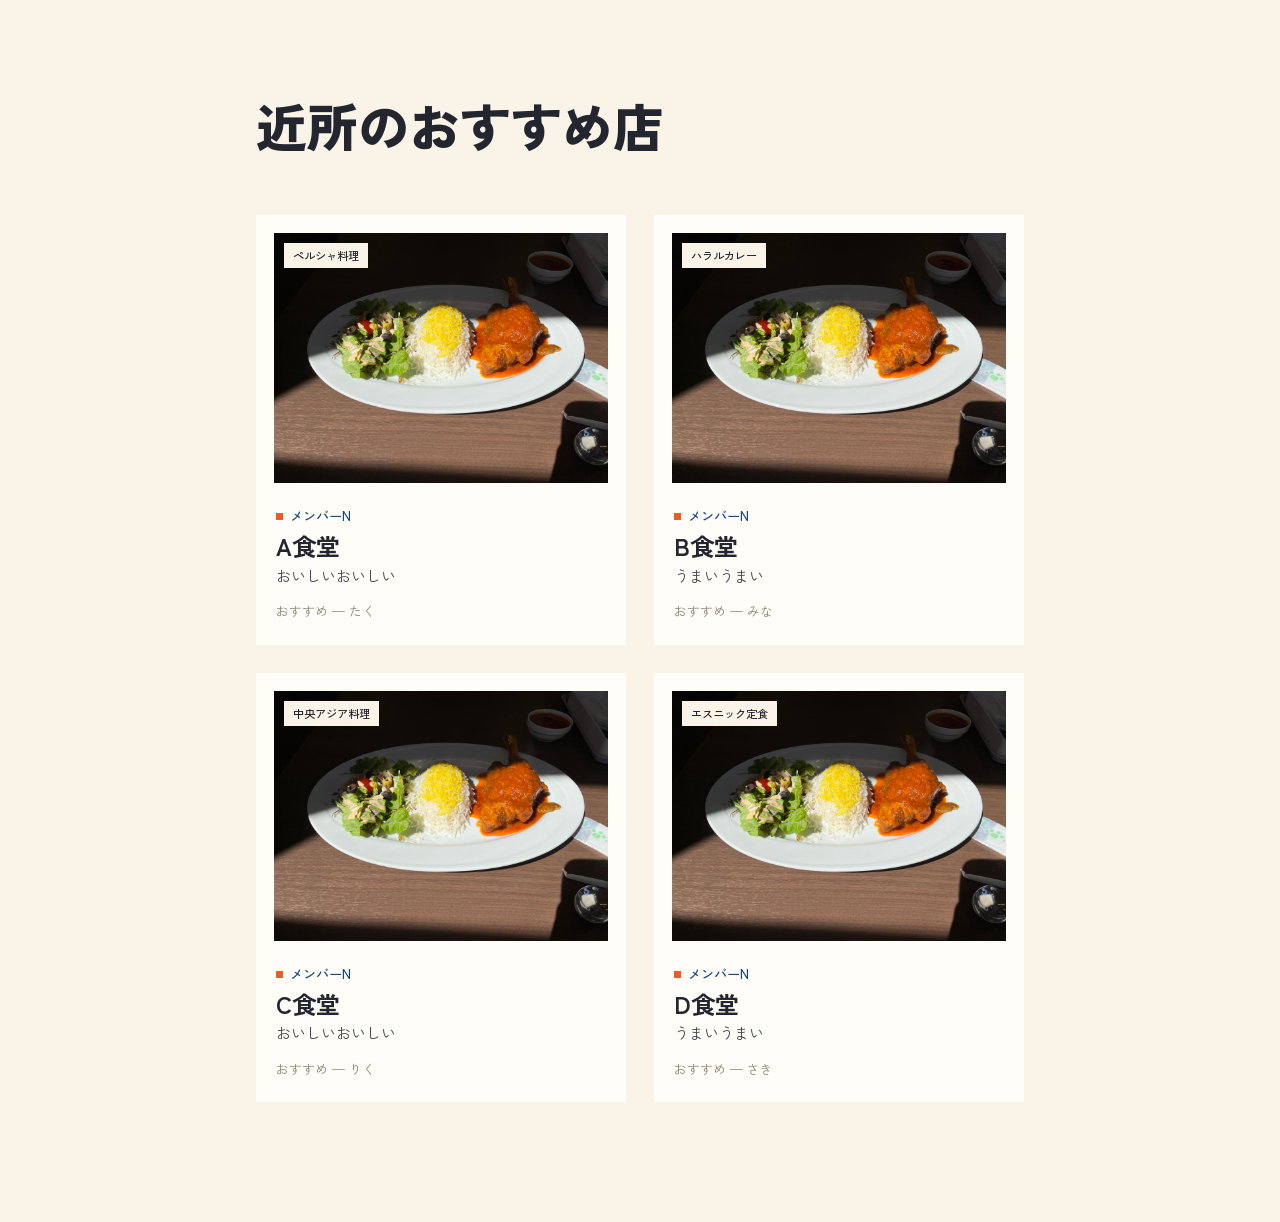
<file: index.html>
<!DOCTYPE html>
<html lang="ja">
<head>
    <meta charset="UTF-8">
    <meta name="viewport" content="width=device-width, initial-scale=1.0">
    <title>近所のおすすめ店</title>
    <link rel="preconnect" href="https://fonts.googleapis.com">
    <link rel="preconnect" href="https://fonts.gstatic.com" crossorigin>
    <link href="https://fonts.googleapis.com/css2?family=Zen+Kaku+Gothic+New:wght@400;500;700;900&display=swap" rel="stylesheet">
    <link rel="stylesheet" href="css/theme.css">
    <link rel="stylesheet" href="css/index.css">
    <noscript>
        <style>
            .spot { opacity: 1 !important; transform: none !important; }
        </style>
    </noscript>
</head>
<body>
    <main class="guide">
        <header class="masthead">
            <h1 class="title">近所のおすすめ店</h1>
        </header>

        <ol class="grid">
            <li class="spot" style="--i:0">
                <a class="spot-link" href="#">
                    <figure class="photo">
                        <img class="ph-img" src="images/中野の紹介ページ画像(1).jpeg" alt="ラム煮込みプレート" loading="lazy">
                        <span class="genre">ペルシャ料理</span>
                    </figure>
                    <div class="info">
                        <p class="area">メンバーN</p>
                        <h2 class="shop">A食堂</h2>
                        <p class="note">おいしいおいしい</p>
                        <p class="by">おすすめ — たく</p>
                    </div>
                </a>
            </li>

            <li class="spot" style="--i:1">
                <a class="spot-link" href="#">
                    <figure class="photo">
                        <img class="ph-img" src="images/中野の紹介ページ画像(1).jpeg" alt="ラムカレープレート" loading="lazy">
                        <span class="genre">ハラルカレー</span>
                    </figure>
                    <div class="info">
                        <p class="area">メンバーN</p>
                        <h2 class="shop">B食堂</h2>
                        <p class="note">うまいうまい</p>
                        <p class="by">おすすめ — みな</p>
                    </div>
                </a>
            </li>

            <li class="spot" style="--i:2">
                <a class="spot-link" href="#">
                    <figure class="photo">
                        <img class="ph-img" src="images/中野の紹介ページ画像(1).jpeg" alt="羊肉トマト煮込み" loading="lazy">
                        <span class="genre">中央アジア料理</span>
                    </figure>
                    <div class="info">
                        <p class="area">メンバーN</p>
                        <h2 class="shop">C食堂</h2>
                        <p class="note">おいしいおいしい</p>
                        <p class="by">おすすめ — りく</p>
                    </div>
                </a>
            </li>

            <li class="spot" style="--i:3">
                <a class="spot-link" href="#">
                    <figure class="photo">
                        <img class="ph-img" src="images/中野の紹介ページ画像(1).jpeg" alt="メンバーNバザールのラム煮込みワンプレート" loading="lazy">
                        <span class="genre">エスニック定食</span>
                    </figure>
                    <div class="info">
                        <p class="area">メンバーN</p>
                        <h2 class="shop">D食堂</h2>
                        <p class="note">うまいうまい</p>
                        <p class="by">おすすめ — さき</p>
                    </div>
                </a>
            </li>
        </ol>
    </main>

    <script src="js/index.js?v=1" defer></script>
</body>
</html>
</file>
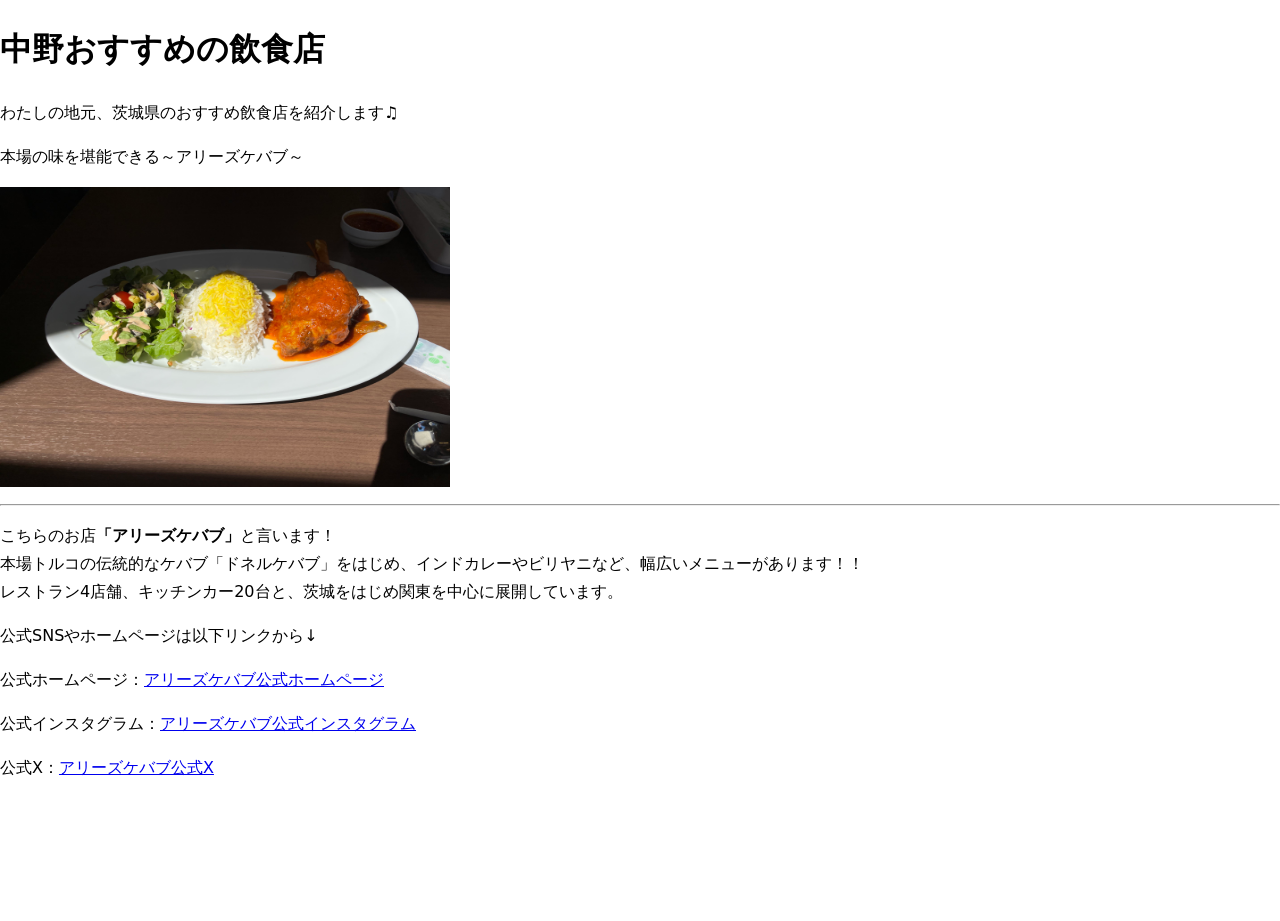
<file: html/Nakano.html>
<!DOCTYPE html>
<html lamg="ja">
    <head>
        <meta charset="UTF-8">
        <title>中野のおすすめ飲食店</title>
        <link rel="stylesheet" href="/css/index.css">
    </head>
    <body>
        <h1>中野おすすめの飲食店</h1>
        <p>わたしの地元、茨城県のおすすめ飲食店を紹介します♫</p>
        <p>本場の味を堪能できる～アリーズケバブ～</p>
        <img src="..\images\中野の紹介ページ画像(1).jpeg" alt="" width="450" height="300"><hr>
        <p>こちらのお店<strong>「アリーズケバブ」</strong>と言います！<br>本場トルコの伝統的なケバブ「ドネルケバブ」をはじめ、インドカレーやビリヤニなど、幅広いメニューがあります！！<br>レストラン4店舗、キッチンカー20台と、茨城をはじめ関東を中心に展開しています。</p>
        <p>公式SNSやホームページは以下リンクから↓</p>
        <p>公式ホームページ：<a href="https://alis-kebab.com/">アリーズケバブ公式ホームページ</a></p>
        <p>公式インスタグラム：<a href="https://www.instagram.com/alis_kebab/">アリーズケバブ公式インスタグラム</a></p>
        <p>公式X：<a href="https://x.com/alitava0521">アリーズケバブ公式X</a></p>


    </body>
</file>
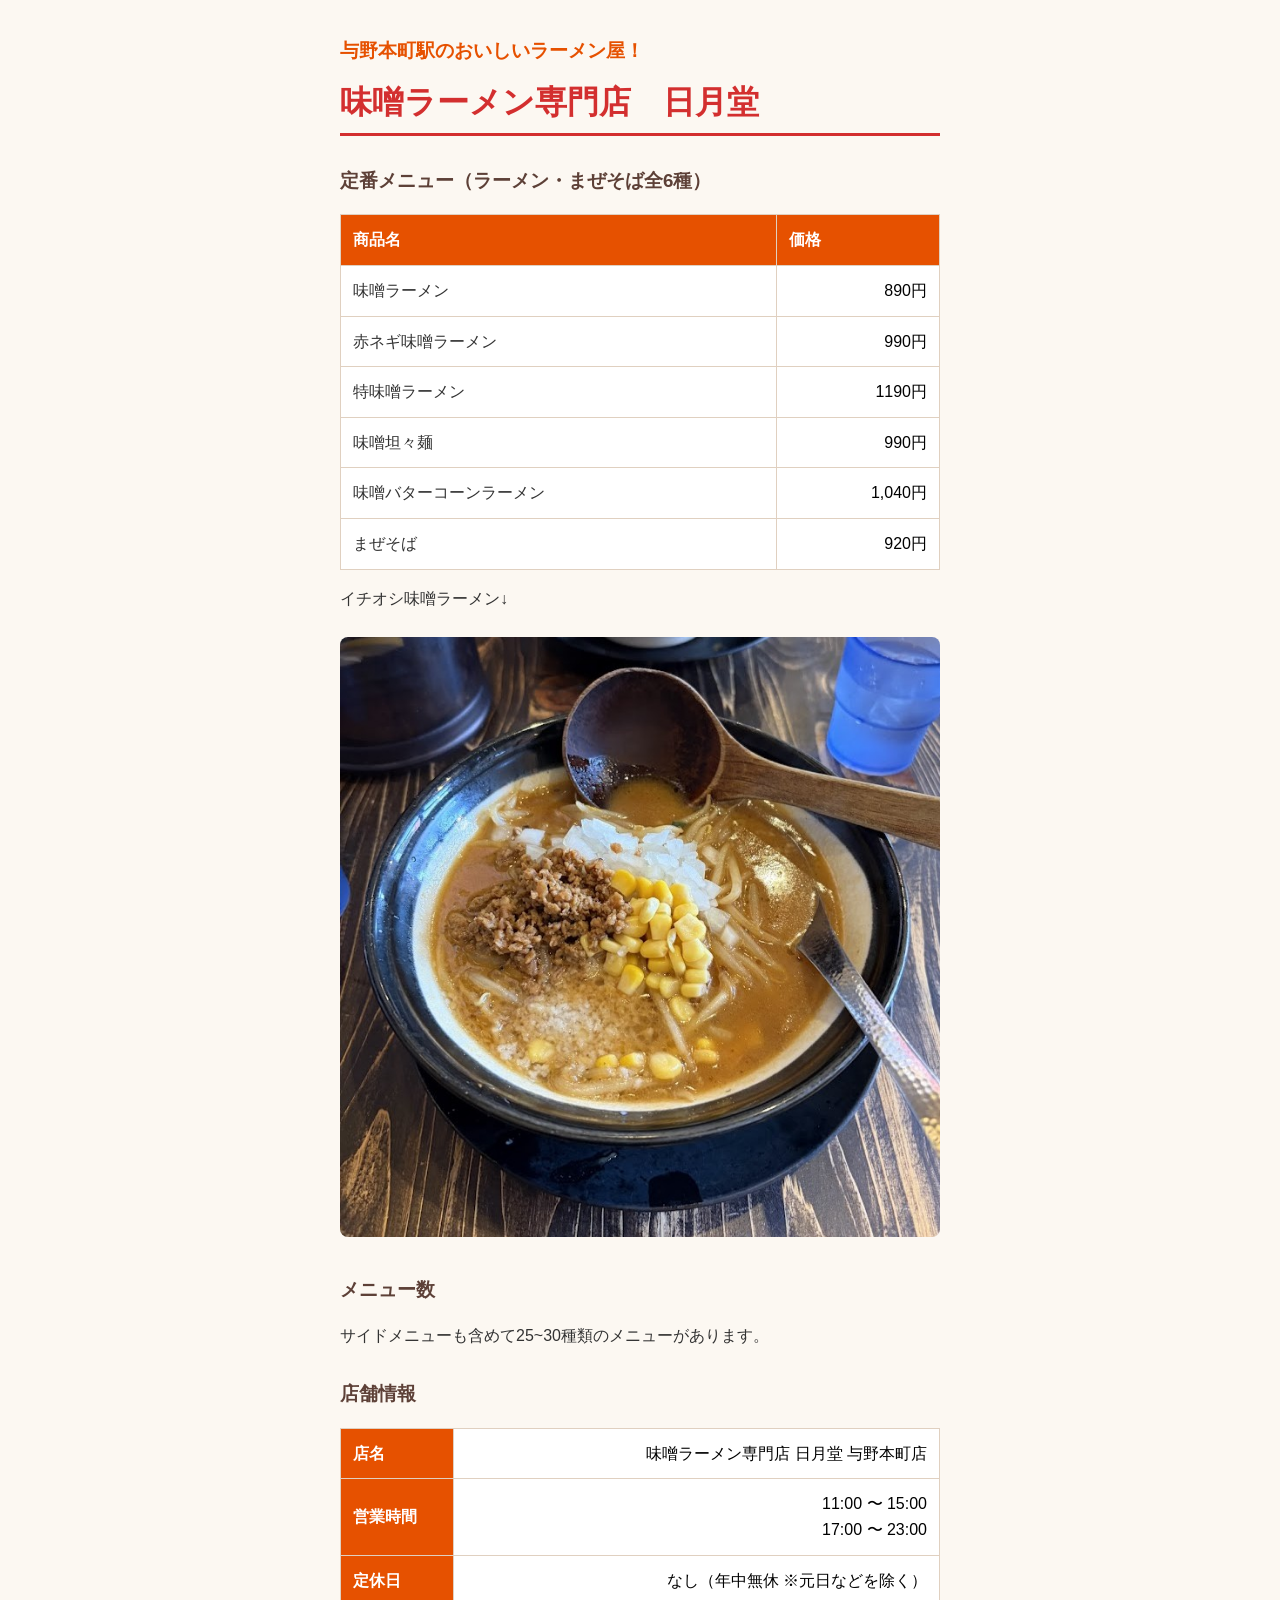
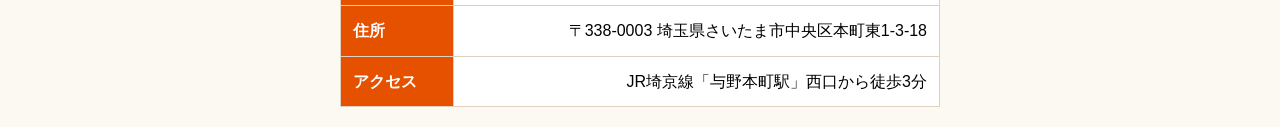
<file: html/Ono.html>
<!DOCTYPE html>
<html lang="ja">
<head>
    <meta charset="UTF-8">
    <title>おすすめ1</title>
    <link rel="stylesheet" href="../css/Ono.css">
</head>
<body>
    <h2>与野本町駅のおいしいラーメン屋！</h2>
    <h1>味噌ラーメン専門店　日月堂</h1>
    
    <h3>定番メニュー（ラーメン・まぜそば全6種）</h3>
    <table>
        <tr>
            <th>商品名</th>
            <th>価格</th>
        </tr>
        <tr>
            <td>味噌ラーメン</td>
            <td>890円</td>
        </tr>
        <tr>
            <td>赤ネギ味噌ラーメン</td>
            <td>990円</td>
        </tr>
        <tr>
            <td>特味噌ラーメン</td>
            <td>1190円</td>
        </tr>
        <tr>
            <td>味噌坦々麺</td>
            <td>990円</td>
        </tr>
        <tr>
            <td>味噌バターコーンラーメン</td>
            <td>1,040円</td>
        </tr>
        <tr>
            <td>まぜそば</td>
            <td>920円</td>
        </tr>
    </table>
    <p>イチオシ味噌ラーメン↓</p>
    <p>
        <img src="../images/Ono_ramen.jpg" alt="これは味噌ラーメンの写真です">
    </p>
    <h3>メニュー数</h3>
    <p>サイドメニューも含めて25~30種類のメニューがあります。</p>
    <h3>店舗情報</h3>
    <table>
        <tr>
            <th>店名</th>
            <td>味噌ラーメン専門店 日月堂 与野本町店</td>
        </tr>
        <tr>
            <th>営業時間</th>
            <td>
                11:00 〜 15:00<br>
                17:00 〜 23:00
            </td>
        </tr>
        <tr>
            <th>定休日</th>
            <td>なし（年中無休 ※元日などを除く）</td>
        </tr>
        <tr>
            <th>住所</th>
            <td>〒338-0003 埼玉県さいたま市中央区本町東1-3-18</td>
        </tr>
        <tr>
            <th>アクセス</th>
            <td>JR埼京線「与野本町駅」西口から徒歩3分</td>
        </tr>
    </table>
</body>
</file>
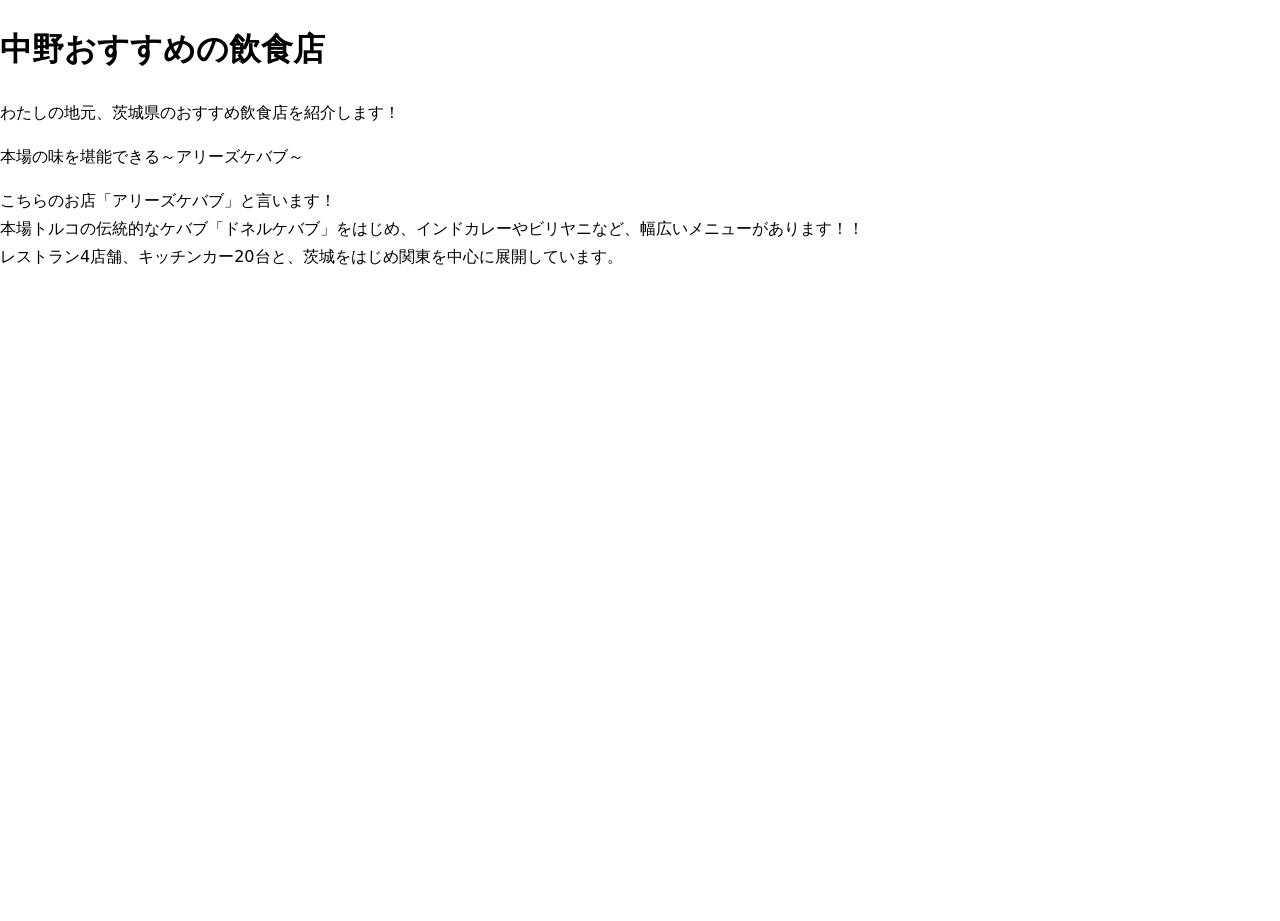
<file: 個人ページhtmlフォルダ/Nakano.html>
<!DOCTYPE html>
<html lamg="ja">
    <head>
        <meta charset="UTF-8">
        <title>中野のおすすめ飲食店</title>
        <link rel="stylesheet" href="/css/index.css">
    </head>
    <body>
        <h1>中野おすすめの飲食店</h1>
        <p>わたしの地元、茨城県のおすすめ飲食店を紹介します！</p>

        <p class="catch">本場の味を堪能できる～アリーズケバブ～</p>
        <p class="syoukai">こちらのお店「アリーズケバブ」と言います！<br>本場トルコの伝統的なケバブ「ドネルケバブ」をはじめ、インドカレーやビリヤニなど、幅広いメニューがあります！！<br>レストラン4店舗、キッチンカー20台と、茨城をはじめ関東を中心に展開しています。</p>

    </body>
</file>
<file: css/theme.css>
:root {
    --background:       #FAF4E8;
    --surface:          #FFFDF8;
    --photo-background: #EFE7D6;

    --text:             #23262E;
    --text-muted:       #8C8472;

    --accent:           #16487A;
    --accent-warm:      #EC5C29;
}
</file>
<file: css/index.css>
:root {
    --gap:     clamp(16px, 3vw, 28px);
    --stagger: 90ms;
}

* {
    box-sizing: border-box;
}

html {
    -webkit-text-size-adjust: 100%;
}

body {
    margin: 0;
    min-height: 100vh;
    background: var(--background);
    color: var(--text);
    font-family: "Zen Kaku Gothic New", system-ui, sans-serif;
    font-weight: 400;
    line-height: 1.75;
    -webkit-font-smoothing: antialiased;
}

.guide {
    max-width: 880px;
    margin: 0 auto;
    padding: clamp(44px, 8vw, 96px) clamp(20px, 5vw, 56px) clamp(64px, 10vw, 120px);
}

.masthead {
    margin-bottom: clamp(36px, 6vw, 60px);
}

.title {
    margin: 0;
    font-weight: 900;
    font-size: clamp(2rem, 6vw, 3.2rem);
    line-height: 1.15;
    text-wrap: balance;
    color: var(--text);
}

.grid {
    list-style: none;
    margin: 0;
    padding: 0;
    display: grid;
    grid-template-columns: repeat(2, 1fr);
    gap: var(--gap);
}

.spot {
    position: relative;
    background: var(--surface);
    padding: 18px 18px 22px;

    opacity: 0;
    transform: translateY(20px);
    transition:
        opacity 560ms ease-out,
        transform 560ms ease-out,
        background-color 180ms ease-out,
        box-shadow 200ms ease-out;
    transition-delay: calc(var(--i) * var(--stagger));
}

.spot.is-in {
    opacity: 1;
    transform: translateY(0);
}

.spot:hover,
.spot:focus-within {
    background: #FFFFFF;
    box-shadow: 0 14px 32px -20px rgba(35, 38, 46, 0.45);
    transition-delay: 0s;
}

.spot-link {
    display: block;
    color: inherit;
    text-decoration: none;
    outline: none;
}

.spot.is-selected {
    background: #FFFFFF;
    box-shadow: 0 16px 36px -20px rgba(35, 38, 46, 0.5);
    outline: 2px solid var(--text);
    outline-offset: 3px;
}

.spot.is-selected .shop {
    color: var(--accent);
}

.spot.is-selected .ph-img {
    transform: scale(1.04);
}

.spot.is-selected::after {
    content: "";
    position: absolute;
    right: 16px;
    bottom: 18px;
    width: 0;
    height: 0;
    border-top: 7px solid transparent;
    border-bottom: 7px solid transparent;
    border-left: 11px solid var(--text);
    pointer-events: none;
}

.spot-link:focus-visible {
    outline: 2px solid var(--accent);
    outline-offset: 5px;
}

.area {
    margin: 0 0 2px;
    display: inline-flex;
    align-items: center;
    gap: 7px;
    font-size: 0.82rem;
    font-weight: 500;
    color: var(--accent);
}

.area::before {
    content: "";
    width: 7px;
    height: 7px;
    background: var(--accent-warm);
}

.shop {
    margin: 0;
    font-size: clamp(1.2rem, 3.2vw, 1.5rem);
    font-weight: 700;
    line-height: 1.3;
    text-wrap: balance;
    transition: color 160ms ease-out;
}

.spot:hover .shop,
.spot:focus-within .shop {
    color: var(--accent);
}

.photo {
    position: relative;
    margin: 0 0 16px;
    aspect-ratio: 4 / 3;
    background: var(--photo-background);
    overflow: hidden;
}

.ph-img {
    display: block;
    width: 100%;
    height: 100%;
    object-fit: cover;
    transition: transform 220ms ease-out;
}

.spot:hover .ph-img,
.spot:focus-within .ph-img {
    transform: scale(1.04);
}

.genre {
    position: absolute;
    top: 10px;
    left: 10px;
    padding: 3px 9px;
    background: var(--background);
    color: var(--text);
    font-size: 0.7rem;
    font-weight: 500;
}

.info {
    padding: 0 2px;
}

.note {
    margin: 0 0 12px;
    font-size: 0.95rem;
    color: var(--text);
    opacity: 0.84;
    text-wrap: pretty;
}

.by {
    margin: 0;
    font-size: 0.8rem;
    color: var(--text-muted);
}

@media (max-width: 600px) {
    .grid {
        grid-template-columns: 1fr;
    }
}

@media (prefers-reduced-motion: reduce) {
    .spot {
        transition: none;
        opacity: 1;
        transform: none;
    }
}
</file>
<file: css/Ono.css>
body {
    font-family: "Helvetica Neue", Arial, "Hiragino Kaku Gothic ProN", "Hiragino Sans", Meiryo, sans-serif;
    background-color: #fcf8f2;
    color: #333333;
    line-height: 1.6;
    padding: 20px;
    max-width: 600px;
    margin: 0 auto;
}

h1 {
    color: #d32f2f;
    border-bottom: 3px solid #d32f2f;
    padding-bottom: 5px;
    margin-top: 10px;
}

h2 {
    color: #e65100;
    font-size: 1.2rem;
    margin-bottom: 0;
}

h3 {
    color: #5d4037;
    margin-top: 30px;
}

table {
    width: 100%;
    border-collapse: collapse;
    margin-top: 10px;
    background-color: #ffffff;
}

th, td {
    border: 1px solid #e0d0c0;
    padding: 12px;
    text-align: left;
}

th {
    background-color: #e65100;
    color: white;
}

td:nth-child(2) {
    text-align: right;
    font-weight: nomal;
    color: #000000;
}

img {
    max-width: 100%; /* 画面からはみ出さないようにする */
    height: auto;    /* 縦横比を保つ */
    border-radius: 8px; /* 角を少し丸くしてオシャレに */
    margin-top: 10px;
}
</file>
